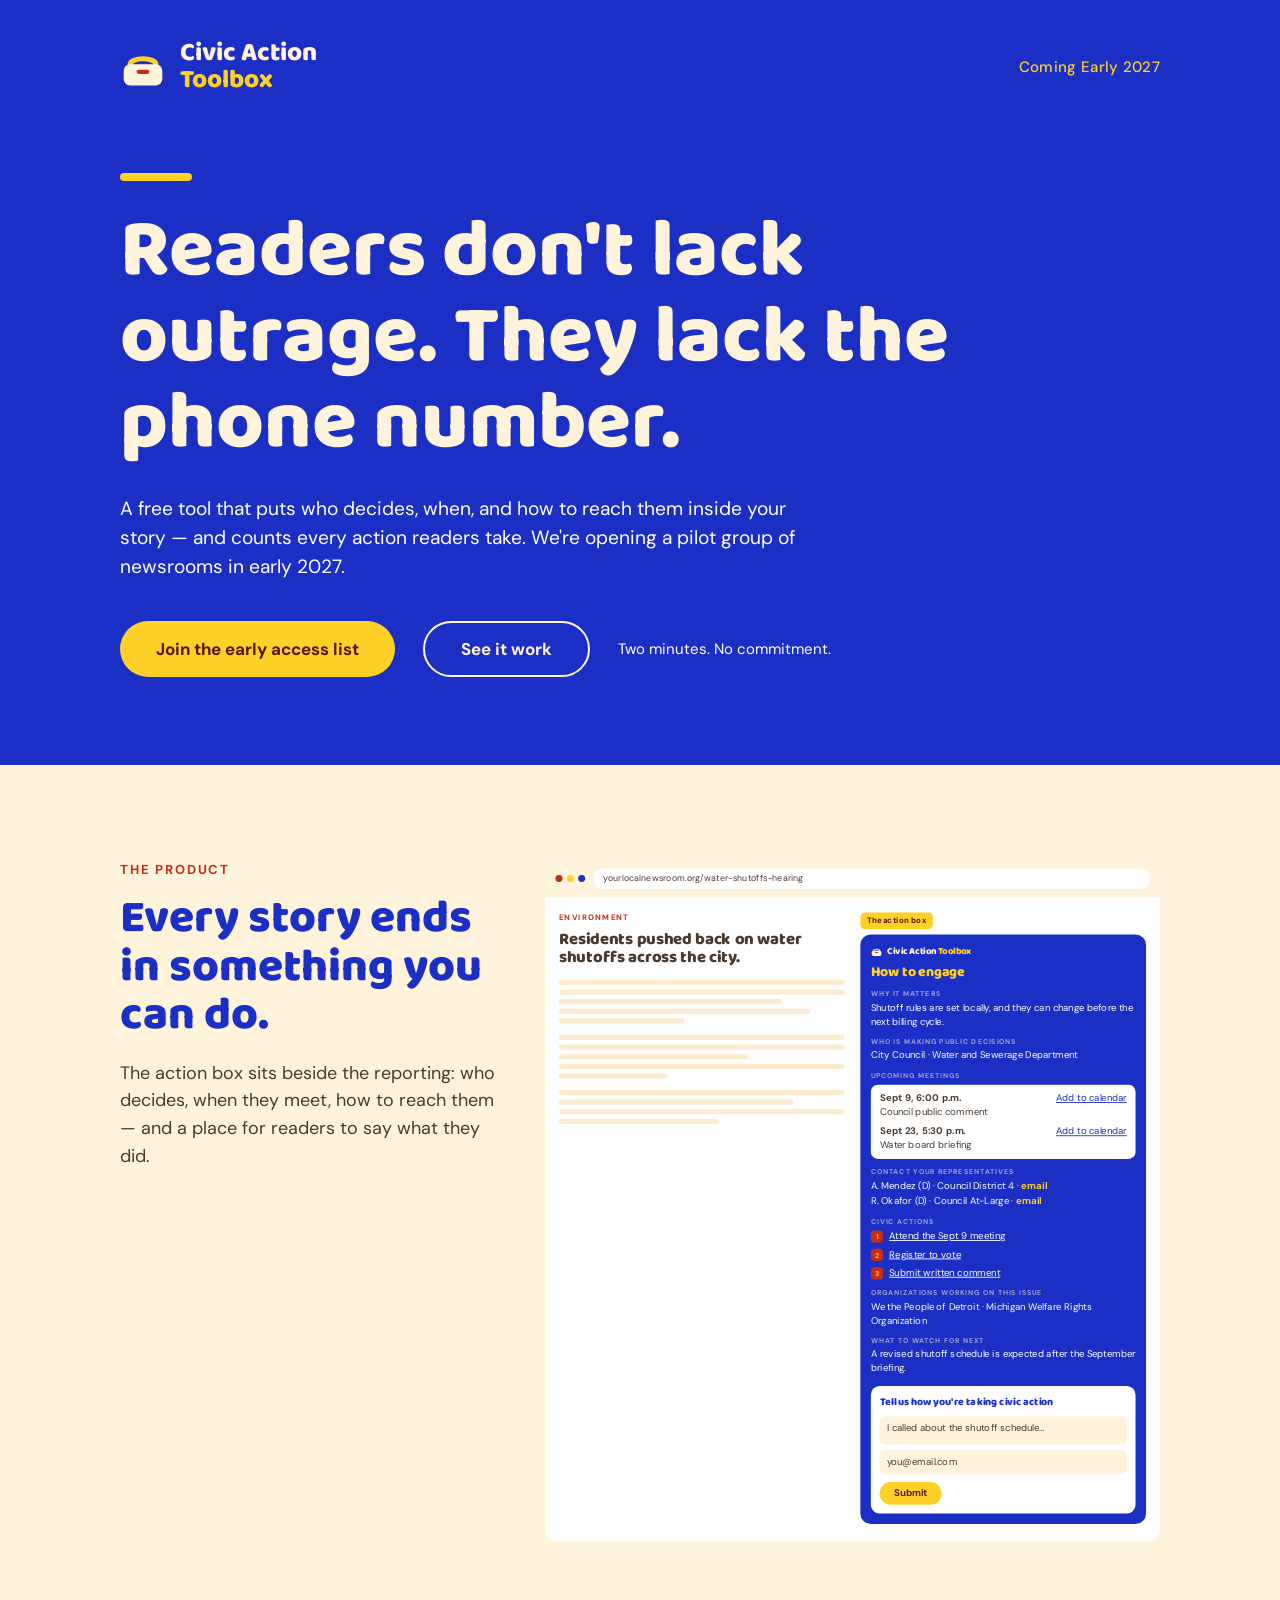
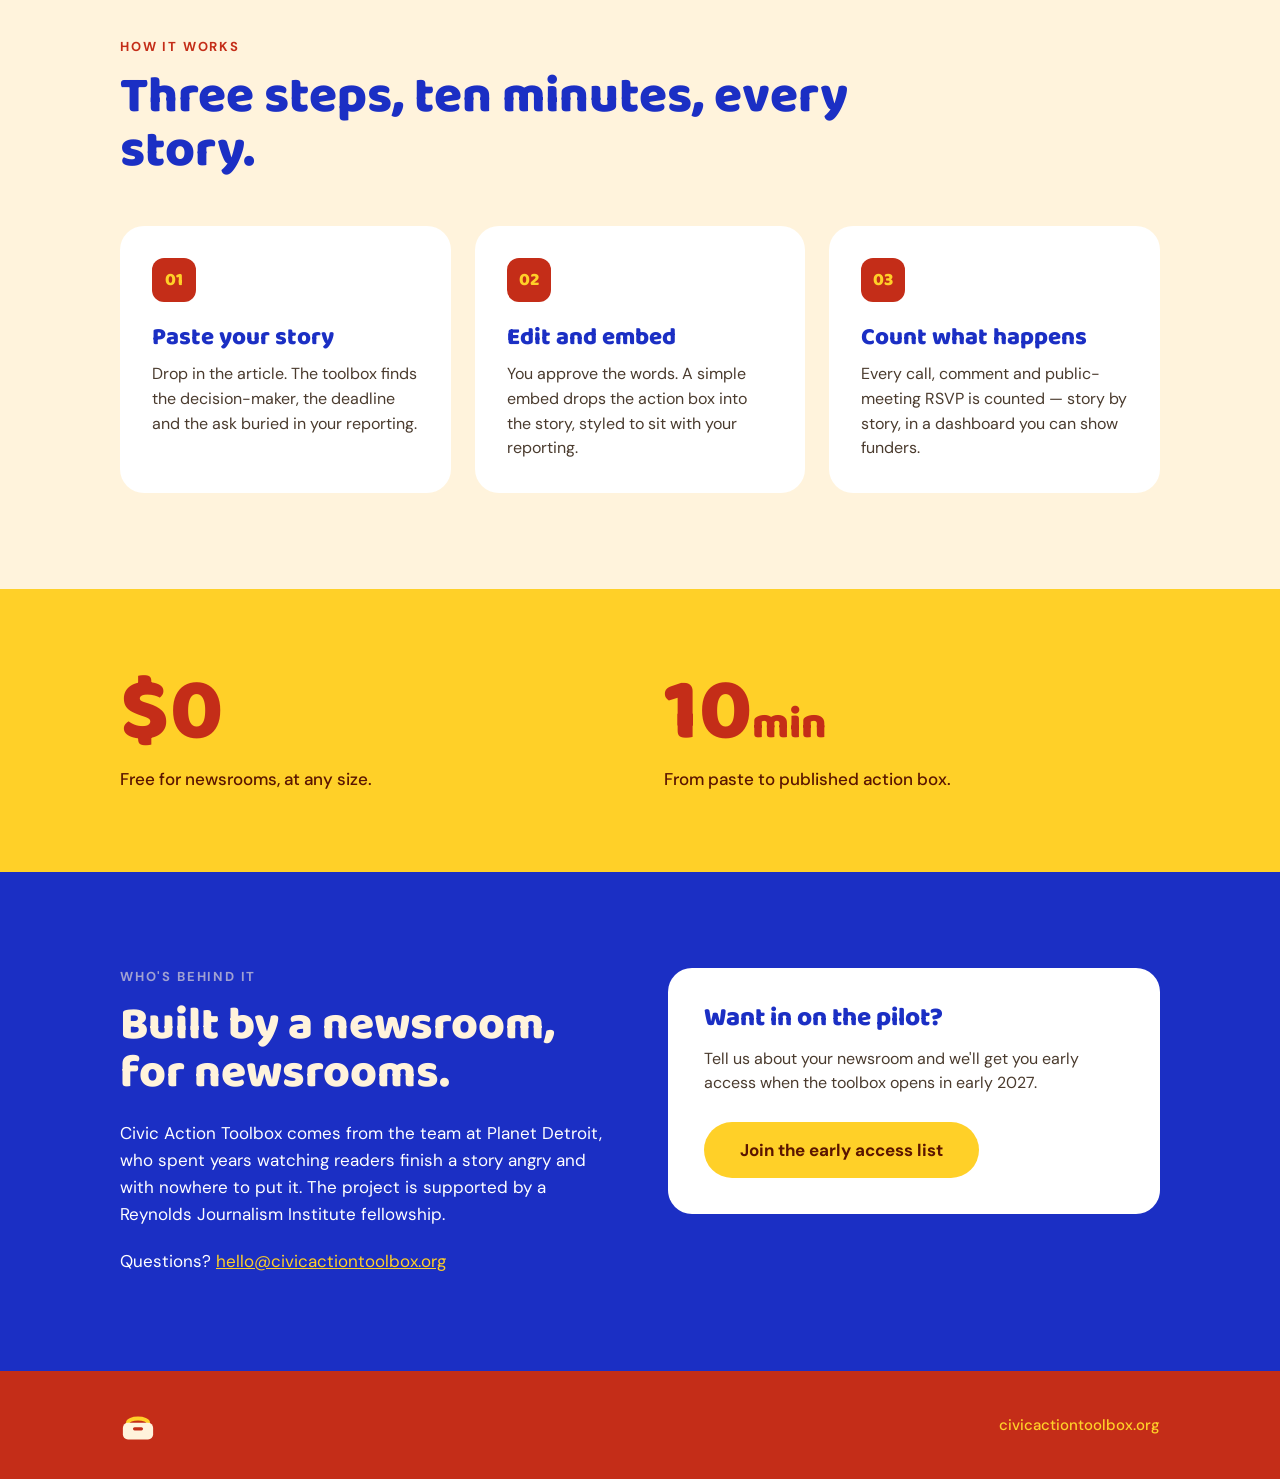
<file: index.html>
<!DOCTYPE html>
<html lang="en">
<head>
<meta charset="UTF-8">
<meta name="viewport" content="width=device-width, initial-scale=1">
<title>Civic Action Toolbox</title>
<meta name="description" content="A free tool that puts who decides, when, and how to reach them inside your story — and counts every action readers take. Pilot group of newsrooms opening in early 2027.">
<meta property="og:title" content="Civic Action Toolbox">
<meta property="og:description" content="Readers don't lack outrage. They lack the phone number. A free tool for newsrooms — coming early 2027.">
<meta property="og:type" content="website">
<link rel="icon" href="assets/cat-icon-favicon-64.png">
<link rel="preconnect" href="https://fonts.googleapis.com">
<link rel="preconnect" href="https://fonts.gstatic.com" crossorigin>
<link href="https://fonts.googleapis.com/css2?family=Baloo+2:wght@700;800&family=DM+Sans:wght@400;500;700&display=swap" rel="stylesheet">
<link rel="stylesheet" href="styles.css">

<!-- Google Analytics 4 (shared property with civiclab; filter by hostname in reports) -->
<script async src="https://www.googletagmanager.com/gtag/js?id=G-5QQJ9SVV07"></script>
<script>
  window.dataLayer = window.dataLayer || [];
  function gtag(){dataLayer.push(arguments);}
  gtag('js', new Date());
  gtag('config', 'G-5QQJ9SVV07');

  document.addEventListener('click', function(e) {
    var link = e.target.closest('a');
    if (!link) return;
    if (link.classList.contains('waitlist-cta')) {
      gtag('event', 'waitlist_click', {
        link_text: 'Join the early access list',
        link_location: link.closest('.hero') ? 'hero' : 'closing card',
        link_url: link.href
      });
    }
    // Measure first (Oct 17 2026): the step before the waitlist.
    if (link.classList.contains('see-it-cta')) {
      gtag('event', 'see_it_work_click', { link_text: 'See it work', link_url: link.href });
    }
  });
</script>
</head>
<body>

<!-- HERO -->
<section class="hero">
  <div class="inner">
    <div class="topbar">
      <div class="lockup">
        <img src="assets/cat-icon-reverse-cream.svg" alt="" class="lockup-icon">
        <div class="lockup-word">
          <div class="word-civic">Civic Action</div>
          <div class="word-toolbox">Toolbox</div>
        </div>
      </div>
      <span class="coming">Coming Early 2027</span>
    </div>
    <div class="accent-rule"></div>
    <h1>Readers don't lack outrage. They lack the phone number.</h1>
    <p class="hero-body">A free tool that puts who decides, when, and how to reach them inside your story — and counts every action readers take. We're opening a pilot group of newsrooms in early 2027.</p>
    <div class="cta-row">
      <a href="https://docs.google.com/forms/d/e/1FAIpQLSe5XGSfHNzg9tgDWIGP4QKfFAFhV_vvY-Gl3NdPk4IQWWqSvQ/viewform" class="btn-pill waitlist-cta" target="_blank" rel="noopener">Join the early access list</a>
      <a href="see-it-work/" class="btn-pill see-it-cta">See it work</a>
      <span class="cta-note">Two minutes. No commitment.</span>
    </div>
  </div>
</section>

<!-- THE PRODUCT -->
<section class="product">
  <div class="inner product-cols">
    <div class="product-copy">
      <div class="eyebrow">The product</div>
      <h2>Every story ends in something you can do.</h2>
      <p class="section-body">The action box sits beside the reporting: who decides, when they meet, how to reach them — and a place for readers to say what they did.</p>
    </div>
    <div class="mock-box" id="mockBox" role="img" aria-label="A civic action box embedded alongside a news story about water shutoffs">
      <div class="mock" id="mockInner" aria-hidden="true">
        <div class="mock-chrome">
          <div class="mock-dots">
            <span class="dot dot-red"></span>
            <span class="dot dot-yellow"></span>
            <span class="dot dot-cobalt"></span>
          </div>
          <div class="mock-url">yourlocalnewsroom.org/water-shutoffs-hearing</div>
        </div>
        <div class="mock-body">
          <div class="mock-article">
            <div class="mock-kicker">ENVIRONMENT</div>
            <h4 class="mock-headline">Residents pushed back on water shutoffs across the city.</h4>
            <div class="mock-lines">
              <span></span>
              <span></span>
              <span style="width:78%"></span>
              <span style="width:88%"></span>
              <span style="width:44%" class="para-end"></span>
              <span></span>
              <span></span>
              <span style="width:66%"></span>
              <span></span>
              <span style="width:38%" class="para-end"></span>
              <span></span>
              <span style="width:82%"></span>
              <span></span>
              <span style="width:56%"></span>
            </div>
          </div>
          <div>
            <div class="mock-tag">The action box</div>
            <div class="mock-card">
              <div class="mock-lockup">
                <img src="assets/cat-icon-reverse-cream.svg" alt="">
                <span class="mock-lockup-word">Civic Action <span class="word-toolbox">Toolbox</span></span>
              </div>
              <div class="mock-title">How to engage</div>
              <div class="mock-label">WHY IT MATTERS</div>
              <p>Shutoff rules are set locally, and they can change before the next billing cycle.</p>
              <div class="mock-label">WHO IS MAKING PUBLIC DECISIONS</div>
              <p>City Council · Water and Sewerage Department</p>
              <div class="mock-label mb4">UPCOMING MEETINGS</div>
              <div class="mock-meetings">
                <div class="mock-meeting">
                  <div><div class="meeting-date">Sept 9, 6:00 p.m.</div><div class="meeting-name">Council public comment</div></div>
                  <span class="mock-link-cobalt">Add to calendar</span>
                </div>
                <div class="mock-meeting">
                  <div><div class="meeting-date">Sept 23, 5:30 p.m.</div><div class="meeting-name">Water board briefing</div></div>
                  <span class="mock-link-cobalt">Add to calendar</span>
                </div>
              </div>
              <div class="mock-label">CONTACT YOUR REPRESENTATIVES</div>
              <p class="tight">A. Mendez (D) · Council District 4 · <span class="mock-link-yellow">email</span></p>
              <p>R. Okafor (D) · Council At-Large · <span class="mock-link-yellow">email</span></p>
              <div class="mock-label mb4">CIVIC ACTIONS</div>
              <div class="mock-actions">
                <div class="mock-action"><span class="action-chip">1</span><span class="mock-link-white">Attend the Sept 9 meeting</span></div>
                <div class="mock-action"><span class="action-chip">2</span><span class="mock-link-white">Register to vote</span></div>
                <div class="mock-action"><span class="action-chip">3</span><span class="mock-link-white">Submit written comment</span></div>
              </div>
              <div class="mock-label">ORGANIZATIONS WORKING ON THIS ISSUE</div>
              <p>We the People of Detroit · Michigan Welfare Rights Organization</p>
              <div class="mock-label">WHAT TO WATCH FOR NEXT</div>
              <p class="watch-next">A revised shutoff schedule is expected after the September briefing.</p>
              <div class="mock-form">
                <div class="mock-form-title">Tell us how you're taking civic action</div>
                <div class="mock-field field-tall">I called about the shutoff schedule…</div>
                <div class="mock-field">you@email.com</div>
                <span class="mock-submit">Submit</span>
              </div>
            </div>
          </div>
        </div>
      </div>
    </div>
  </div>
</section>

<!-- HOW IT WORKS -->
<section class="how">
  <div class="inner">
    <div class="eyebrow">How it works</div>
    <h2 class="how-h2">Three steps, ten minutes, every story.</h2>
    <div class="how-grid">
      <div class="how-card">
        <span class="number-chip">01</span>
        <h3>Paste your story</h3>
        <p>Drop in the article. The toolbox finds the decision-maker, the deadline and the ask buried in your reporting.</p>
      </div>
      <div class="how-card">
        <span class="number-chip">02</span>
        <h3>Edit and embed</h3>
        <p>You approve the words. A simple embed drops the action box into the story, styled to sit with your reporting.</p>
      </div>
      <div class="how-card">
        <span class="number-chip">03</span>
        <h3>Count what happens</h3>
        <p>Every call, comment and public-meeting RSVP is counted — story by story, in a dashboard you can show funders.</p>
      </div>
    </div>
  </div>
</section>

<!-- STATS -->
<section class="stats">
  <div class="inner stats-grid">
    <div>
      <div class="stat-numeral">$0</div>
      <p class="stat-caption">Free for newsrooms, at any size.</p>
    </div>
    <div>
      <div class="stat-numeral">10<span class="stat-unit">min</span></div>
      <p class="stat-caption">From paste to published action box.</p>
    </div>
  </div>
</section>

<!-- WHO'S BEHIND IT -->
<section class="who">
  <div class="inner who-grid">
    <div>
      <div class="eyebrow eyebrow-on-cobalt">Who's behind it</div>
      <h2 class="who-h2">Built by a newsroom, for newsrooms.</h2>
      <p class="who-body">Civic Action Toolbox comes from the team at Planet Detroit, who spent years watching readers finish a story angry and with nowhere to put it. The project is supported by a Reynolds Journalism Institute fellowship.</p>
      <p class="who-body">Questions? <a href="mailto:hello@civicactiontoolbox.org" class="who-email">hello@civicactiontoolbox.org</a></p>
    </div>
    <div class="pilot-card">
      <h3>Want in on the pilot?</h3>
      <p>Tell us about your newsroom and we'll get you early access when the toolbox opens in early 2027.</p>
      <a href="https://docs.google.com/forms/d/e/1FAIpQLSe5XGSfHNzg9tgDWIGP4QKfFAFhV_vvY-Gl3NdPk4IQWWqSvQ/viewform" class="btn-pill waitlist-cta" target="_blank" rel="noopener">Join the early access list</a>
    </div>
  </div>
</section>

<footer>
  <div class="inner footer-row">
    <img src="assets/cat-icon-reverse-cream.svg" alt="Civic Action Toolbox" class="footer-icon">
    <span class="footer-domain">civicactiontoolbox.org</span>
  </div>
</footer>

<script>
  // The product mock is authored at a fixed 704px width and scaled to fit its
  // column — reflowing it fluidly wraps dates and headlines mid-phrase.
  (function () {
    var box = document.getElementById('mockBox');
    var inner = document.getElementById('mockInner');
    function fit() {
      var s = Math.min(1, box.clientWidth / 704);
      inner.style.transform = 'scale(' + s + ')';
      box.style.height = (inner.offsetHeight * s) + 'px';
    }
    fit();
    if (window.ResizeObserver) {
      var ro = new ResizeObserver(fit);
      ro.observe(box);
      ro.observe(inner);
    }
    window.addEventListener('resize', fit);
    if (document.fonts && document.fonts.ready) document.fonts.ready.then(fit);
  })();
</script>

</body>
</html>
</file>
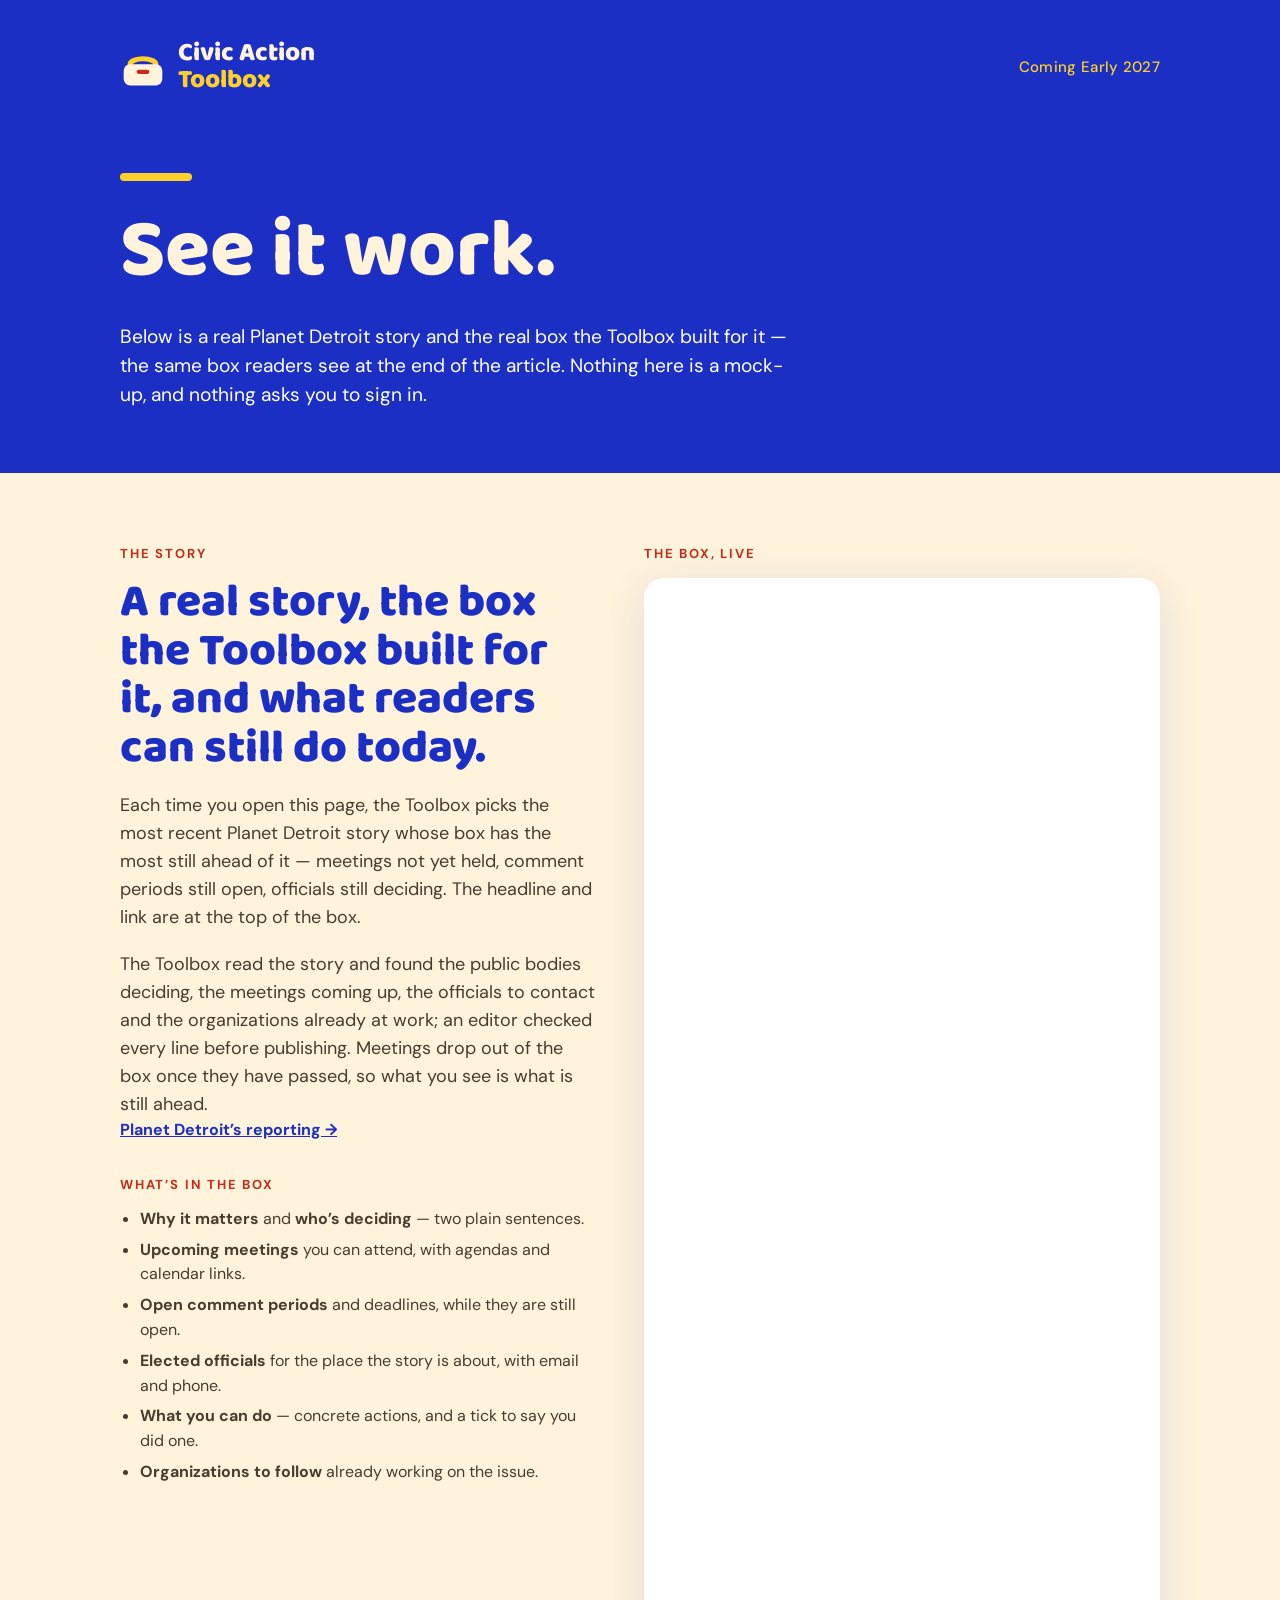
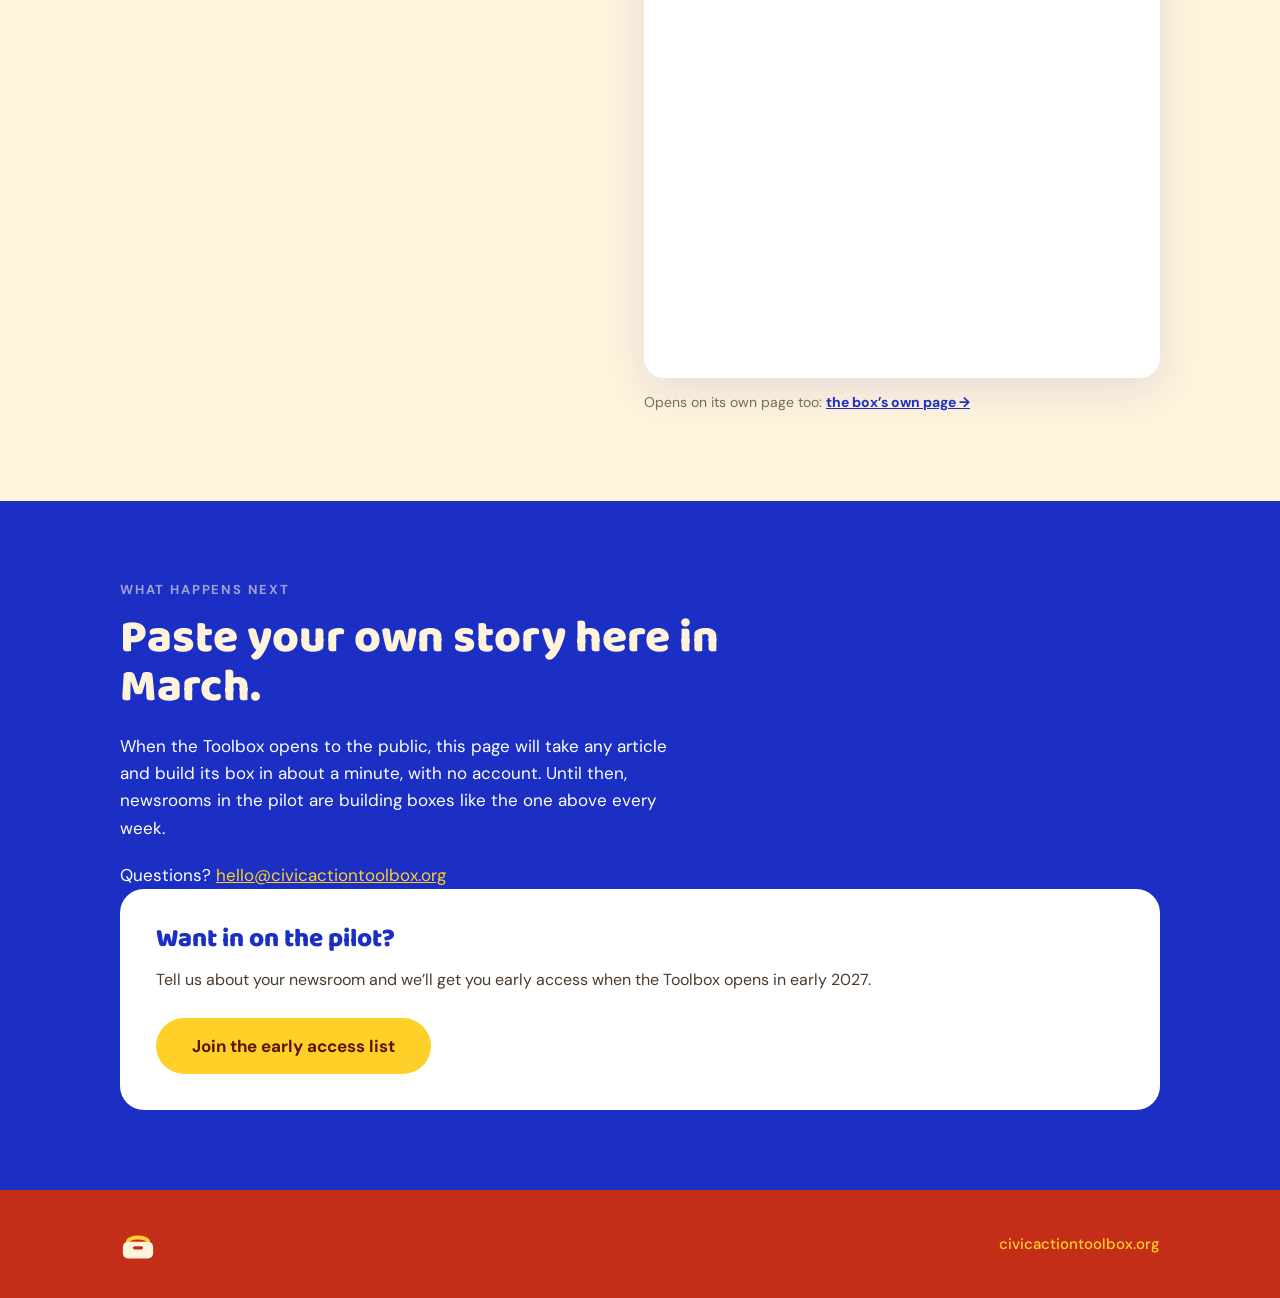
<file: see-it-work/index.html>
<!DOCTYPE html>
<html lang="en">
<head>
<meta charset="utf-8">
<meta name="viewport" content="width=device-width, initial-scale=1">
<title>See it work — Civic Action Toolbox</title>
<meta name="description" content="One real Planet Detroit story and the civic action box the Toolbox built for it: who decides, when, how to reach them, and what readers can do. No sign-in.">
<meta property="og:title" content="See the Civic Action Toolbox work">
<meta property="og:description" content="A real story, and the real box the tool built for it.">
<link rel="icon" href="../assets/cat-icon-favicon-64.png">
<link rel="preconnect" href="https://fonts.googleapis.com">
<link rel="preconnect" href="https://fonts.gstatic.com" crossorigin>
<link href="https://fonts.googleapis.com/css2?family=Baloo+2:wght@700;800&family=DM+Sans:wght@400;500;700&display=swap" rel="stylesheet">
<link rel="stylesheet" href="../styles.css">
<!-- Google Analytics 4 (shared property with civiclab; filter by hostname in reports) -->
<script async src="https://www.googletagmanager.com/gtag/js?id=G-5QQJ9SVV07"></script>
<script>
  window.dataLayer = window.dataLayer || [];
  function gtag(){dataLayer.push(arguments);}
  gtag('js', new Date());
  gtag('config', 'G-5QQJ9SVV07');

  // Measure first (Oct 17 2026 decision): the funnel is "See it work" on
  // the home page → this page → the early-access form. Sign-ins are counted
  // inside the app itself.
  document.addEventListener('click', function(e) {
    var link = e.target.closest('a');
    if (!link) return;
    if (link.classList.contains('waitlist-cta')) {
      gtag('event', 'demo_waitlist_click', { link_text: 'Join the early access list', link_url: link.href });
    }
    if (link.classList.contains('demo-story-link')) {
      gtag('event', 'demo_story_click', { link_url: link.href });
    }
  });

  // The box's own page tells us how tall it is (a message from the Toolbox
  // app only), and the frame grows to fit, so nobody scrolls inside a
  // scroll (Nina, Oct 17 2026). Anything from another origin is ignored.
  window.addEventListener('message', function(e) {
    if (e.origin !== 'https://app.civicactiontoolbox.org') return;
    var d = e.data || {};
    if (d.type !== 'cat-box-height' || typeof d.height !== 'number') return;
    var frame = document.querySelector('.demo-frame');
    if (frame && d.height > 300 && d.height < 20000) frame.style.height = Math.ceil(d.height + 24) + 'px';
  });
</script>
</head>
<body>

<!-- HEADER -->
<section class="hero demo-hero">
  <div class="inner">
    <div class="topbar">
      <a href="../" class="lockup lockup-link" aria-label="Civic Action Toolbox home">
        <img src="../assets/cat-icon-reverse-cream.svg" alt="" class="lockup-icon">
        <div class="lockup-word">
          <div class="word-civic">Civic Action</div>
          <div class="word-toolbox">Toolbox</div>
        </div>
      </a>
      <span class="coming">Coming Early 2027</span>
    </div>
    <div class="accent-rule"></div>
    <h1>See it work.</h1>
    <p class="hero-body">Below is a real Planet Detroit story and the real box the Toolbox built for it — the same box readers see at the end of the article. Nothing here is a mock-up, and nothing asks you to sign in.</p>
  </div>
</section>

<!-- THE STORY AND ITS BOX -->
<section class="product demo-main">
  <div class="inner">
    <div class="demo-cols">
      <article class="demo-story">
        <div class="eyebrow">The story</div>
        <!-- Not one story by hand: the frame shows the freshest Planet
             Detroit box that still has the most ahead of it, chosen by the
             Toolbox each time the page loads (Oct 17 2026), so this page
             never goes stale. The box's own page carries the headline,
             byline, photo and link. -->
        <h2 class="demo-story-h2">A real story, the box the Toolbox built for it, and what readers can still do today.</h2>
        <p class="section-body">Each time you open this page, the Toolbox picks the most recent Planet Detroit story whose box has the most still ahead of it — meetings not yet held, comment periods still open, officials still deciding. The headline and link are at the top of the box.</p>
        <p class="section-body">The Toolbox read the story and found the public bodies deciding, the meetings coming up, the officials to contact and the organizations already at work; an editor checked every line before publishing. Meetings drop out of the box once they have passed, so what you see is what is still ahead.</p>
        <p><a href="https://planetdetroit.org/" class="demo-story-link" target="_blank" rel="noopener">Planet Detroit’s reporting →</a></p>

        <div class="demo-legend">
          <div class="eyebrow">What’s in the box</div>
          <ul>
            <li><strong>Why it matters</strong> and <strong>who’s deciding</strong> — two plain sentences.</li>
            <li><strong>Upcoming meetings</strong> you can attend, with agendas and calendar links.</li>
            <li><strong>Open comment periods</strong> and deadlines, while they are still open.</li>
            <li><strong>Elected officials</strong> for the place the story is about, with email and phone.</li>
            <li><strong>What you can do</strong> — concrete actions, and a tick to say you did one.</li>
            <li><strong>Organizations to follow</strong> already working on the issue.</li>
          </ul>
        </div>
      </article>

      <div class="demo-box">
        <div class="eyebrow">The box, live</div>
        <!-- The published box, served by the Toolbox from its box key: the
             genuine article, kept current by the hosted page. Swap the key
             to show a different story. -->
        <iframe
          class="demo-frame"
          data-showcase="planet-detroit"
          src="https://app.civicactiontoolbox.org/box/showcase/planet-detroit"
          title="The civic action box for a recent Planet Detroit story"
          referrerpolicy="no-referrer-when-downgrade"></iframe>
        <p class="demo-note">Opens on its own page too: <a href="https://app.civicactiontoolbox.org/box/showcase/planet-detroit" class="demo-story-link" target="_blank" rel="noopener">the box’s own page →</a></p>
      </div>
    </div>
  </div>
</section>

<!-- CLOSING -->
<section class="who demo-close">
  <div class="inner who-cols">
    <div class="who-copy">
      <div class="eyebrow eyebrow-on-cobalt">What happens next</div>
      <h2 class="who-h2">Paste your own story here in March.</h2>
      <p class="who-body">When the Toolbox opens to the public, this page will take any article and build its box in about a minute, with no account. Until then, newsrooms in the pilot are building boxes like the one above every week.</p>
      <p class="who-body">Questions? <a href="mailto:hello@civicactiontoolbox.org" class="who-email">hello@civicactiontoolbox.org</a></p>
    </div>
    <div class="pilot-card">
      <h3>Want in on the pilot?</h3>
      <p>Tell us about your newsroom and we’ll get you early access when the Toolbox opens in early 2027.</p>
      <a href="https://docs.google.com/forms/d/e/1FAIpQLSe5XGSfHNzg9tgDWIGP4QKfFAFhV_vvY-Gl3NdPk4IQWWqSvQ/viewform" class="btn-pill waitlist-cta" target="_blank" rel="noopener">Join the early access list</a>
    </div>
  </div>
</section>

<footer>
  <div class="inner footer-row">
    <img src="../assets/cat-icon-reverse-cream.svg" alt="Civic Action Toolbox" class="footer-icon">
    <span class="footer-domain">civicactiontoolbox.org</span>
  </div>
</footer>

</body>
</html>
</file>
<file: styles.css>
/* Civic Action Toolbox splash — implements the Claude Design handoff
   (design_handoff_splash_page, 2026-08-14) pixel-for-pixel.
   Brand tokens: cobalt #1B2FC4 · brick red #C42D18 · yellow #FFD028 ·
   cream #FFF3DC · ink #4A3B2E · maroon #5A1500 · periwinkle #A0A1D2.
   Pairing rules: never yellow on cream, never red↔cobalt text, no gray,
   no borders, no shadows, no gradients. */

* { margin: 0; padding: 0; box-sizing: border-box; }

body { font-family: "DM Sans", sans-serif; color: #4A3B2E; background: #FFF3DC; }

a { color: #1B2FC4; }
a:hover { color: #C42D18; }

section, footer { padding-left: 8vw; padding-right: 8vw; }

.inner { max-width: 1040px; margin: 0 auto; }

.eyebrow { font-size: 13px; font-weight: 700; letter-spacing: 0.14em; text-transform: uppercase; color: #C42D18; }

.eyebrow-on-cobalt { color: #A0A1D2; }   /* never red on cobalt */

.btn-pill { display: inline-flex; align-items: center; height: 56px; padding: 0 36px; background: #FFD028; color: #5A1500; font-family: "DM Sans", sans-serif; font-size: 17px; font-weight: 700; text-decoration: none; border-radius: 999px; transition: background 0.15s; }

.btn-pill:hover { background: #F2C31B; color: #5A1500; }

/* HERO */

.hero { background: #1B2FC4; padding-top: 40px; padding-bottom: 88px; }

.topbar { display: flex; align-items: center; justify-content: space-between; gap: 24px; flex-wrap: wrap; padding-bottom: 80px; }

.lockup { display: flex; align-items: center; gap: 14px; }

.lockup-icon { height: 46px; width: auto; display: block; }

/* The wordmark is real HTML text (not an SVG) so the webfont applies;
   the two words must always be two different colors. */
.lockup-word { font-family: "Baloo 2", cursive; font-weight: 800; font-size: 26px; line-height: 1.02; }

.word-civic { color: #FFF3DC; }
.word-toolbox { color: #FFD028; }

.coming { font-size: 15px; font-weight: 500; color: #FFD028; letter-spacing: 0.02em; }

.accent-rule { width: 72px; height: 8px; background: #FFD028; border-radius: 4px; margin-bottom: 28px; }

.hero h1 { max-width: 19ch; font-family: "Baloo 2", cursive; font-weight: 800; font-size: clamp(44px, 6.4vw, 88px); line-height: 1.05; color: #FFF3DC; }

.hero-body { margin-top: 28px; max-width: 52ch; font-size: clamp(17px, 1.5vw, 21px); line-height: 1.5; color: #FFFFFF; }

.cta-row { display: flex; align-items: center; gap: 28px; flex-wrap: wrap; margin-top: 40px; }

.cta-note { font-size: 15px; color: #FFFFFF; }

/* THE PRODUCT */

.product { background: #FFF3DC; padding-top: 96px; padding-bottom: 88px; }

.product-cols { display: flex; flex-wrap: wrap; gap: 48px; align-items: flex-start; }

.product-copy { flex: 1 1 300px; }

.product h2 { margin-top: 16px; max-width: 20ch; font-family: "Baloo 2", cursive; font-weight: 800; font-size: clamp(32px, 3.6vw, 48px); line-height: 1.05; color: #1B2FC4; }

.section-body { margin-top: 20px; max-width: 46ch; font-size: 18px; line-height: 1.55; color: #4A3B2E; }

/* Product mock: fixed 704px design width, scaled to fit by JS (see index.html) */

.mock-box { flex: 2 1 460px; max-width: 100%; overflow: hidden; }

.mock { width: 704px; transform-origin: top left; background: #FFFFFF; border-radius: 14px; overflow: hidden; font-size: 11px; line-height: 1.45; }

.mock-chrome { display: flex; align-items: center; gap: 10px; background: #FFF3DC; padding: 9px 12px; }

.mock-dots { display: flex; gap: 5px; }

.dot { width: 8px; height: 8px; border-radius: 50%; }
.dot-red { background: #C42D18; }
.dot-yellow { background: #FFD028; }
.dot-cobalt { background: #1B2FC4; }

.mock-url { flex: 1; background: #FFFFFF; border-radius: 9px; padding: 4px 10px; font-size: 10px; color: #4A3B2E; }

.mock-body { display: grid; grid-template-columns: 1fr 1fr; gap: 18px; padding: 18px 16px 20px; }

.mock-kicker { font-size: 9px; font-weight: 700; letter-spacing: 0.14em; color: #C42D18; }

.mock-headline { margin: 8px 0 14px; font-family: "Baloo 2", cursive; font-weight: 800; font-size: 19px; line-height: 1.12; color: #4A3B2E; }

.mock-lines { display: flex; flex-direction: column; gap: 5px; }

.mock-lines span { height: 6px; border-radius: 3px; background: #FDEBD0; }

.mock-lines .para-end { margin-bottom: 8px; }

.mock-tag { display: inline-block; background: #FFD028; color: #5A1500; font-weight: 700; font-size: 9px; border-radius: 5px; padding: 3px 8px; margin-bottom: 6px; }

.mock-card { background: #1B2FC4; border-radius: 12px; padding: 12px; }

.mock-card p { margin: 2px 0 9px; color: #FFFFFF; }

.mock-card p.tight { margin-bottom: 1px; }

.mock-card p.watch-next { margin-bottom: 12px; }

.mock-lockup { display: flex; align-items: center; gap: 6px; margin-bottom: 8px; }

.mock-lockup img { height: 13px; width: auto; display: block; }

.mock-lockup-word { font-family: "Baloo 2", cursive; font-weight: 800; font-size: 11px; color: #FFF3DC; }

.mock-title { font-family: "Baloo 2", cursive; font-weight: 800; font-size: 16px; line-height: 1.1; color: #FFD028; margin-bottom: 10px; }

.mock-label { font-size: 8px; font-weight: 700; letter-spacing: 0.12em; color: #A0A1D2; }

.mock-label.mb4 { margin-bottom: 4px; }

.mock-meetings { background: #FFFFFF; border-radius: 8px; padding: 8px 10px; margin-bottom: 9px; display: flex; flex-direction: column; gap: 6px; }

.mock-meeting { display: flex; justify-content: space-between; gap: 8px; }

.meeting-date { font-weight: 700; color: #4A3B2E; }

.meeting-name { color: #4A3B2E; }

/* Mock "links" are inert spans — decorative only */
.mock-link-cobalt { color: #1B2FC4; text-decoration: underline; white-space: nowrap; }
.mock-link-yellow { color: #FFD028; font-weight: 700; }
.mock-link-white { color: #FFFFFF; text-decoration: underline; }

.mock-actions { display: flex; flex-direction: column; gap: 5px; margin-bottom: 9px; }

.mock-action { display: flex; align-items: center; gap: 7px; }

.action-chip { width: 14px; height: 14px; border-radius: 4px; background: #C42D18; color: #FFD028; font-weight: 700; font-size: 8px; display: flex; align-items: center; justify-content: center; flex: none; }

.mock-form { background: #FFFFFF; border-radius: 10px; padding: 10px; }

.mock-form-title { font-family: "Baloo 2", cursive; font-weight: 800; font-size: 12px; color: #1B2FC4; margin-bottom: 7px; }

.mock-field { background: #FFF3DC; border-radius: 6px; padding: 6px 8px; color: #4A3B2E; margin-bottom: 6px; }

.mock-field.field-tall { height: 32px; }

.mock-field:last-of-type { margin-bottom: 9px; }

.mock-submit { display: inline-block; background: #FFD028; color: #5A1500; font-weight: 700; border-radius: 999px; padding: 5px 16px; }

/* HOW IT WORKS */

.how { background: #FFF3DC; padding-top: 8px; padding-bottom: 96px; }

.how-h2 { margin-top: 16px; max-width: 24ch; font-family: "Baloo 2", cursive; font-weight: 800; font-size: clamp(32px, 4vw, 54px); line-height: 1.05; color: #1B2FC4; }

.how-grid { display: grid; grid-template-columns: repeat(auto-fit, minmax(260px, 1fr)); gap: 24px; margin-top: 48px; }

.how-card { background: #FFFFFF; border-radius: 24px; padding: 32px; }

.number-chip { width: 44px; height: 44px; border-radius: 12px; background: #C42D18; color: #FFD028; font-family: "Baloo 2", cursive; font-weight: 800; font-size: 18px; display: inline-flex; align-items: center; justify-content: center; }

.how-card h3 { margin: 22px 0 10px; font-family: "Baloo 2", cursive; font-weight: 800; font-size: 24px; line-height: 1.15; color: #1B2FC4; }

.how-card p { font-size: 16px; line-height: 1.55; color: #4A3B2E; }

/* STATS */

.stats { background: #FFD028; padding-top: 80px; padding-bottom: 80px; }

.stats-grid { display: grid; grid-template-columns: repeat(auto-fit, minmax(220px, 1fr)); gap: 48px; }

.stat-numeral { font-family: "Baloo 2", cursive; font-weight: 800; font-size: clamp(56px, 7vw, 88px); line-height: 1; color: #C42D18; }

.stat-unit { font-size: 0.5em; }

.stat-caption { margin-top: 10px; font-size: 17px; line-height: 1.45; font-weight: 500; color: #5A1500; }

/* WHO'S BEHIND IT */

.who { background: #1B2FC4; padding-top: 96px; padding-bottom: 96px; }

.who-grid { display: grid; grid-template-columns: repeat(auto-fit, minmax(300px, 1fr)); gap: 56px; align-items: start; }

.who-h2 { margin-top: 16px; max-width: 22ch; font-family: "Baloo 2", cursive; font-weight: 800; font-size: clamp(30px, 3.6vw, 46px); line-height: 1.05; color: #FFF3DC; }

.who-body { margin-top: 22px; max-width: 46ch; font-size: 17px; line-height: 1.6; color: #FFFFFF; }

.who-body + .who-body { margin-top: 20px; }

.who-email { color: #FFD028; }
.who-email:hover { color: #FFD028; text-decoration: underline; }

.pilot-card { background: #FFFFFF; border-radius: 24px; padding: 36px; }

.pilot-card h3 { font-family: "Baloo 2", cursive; font-weight: 800; font-size: 26px; line-height: 1.1; color: #1B2FC4; }

.pilot-card p { margin: 14px 0 26px; font-size: 16px; line-height: 1.55; color: #4A3B2E; }

/* FOOTER */

footer { background: #C42D18; padding-top: 36px; padding-bottom: 36px; }

.footer-row { display: flex; align-items: center; justify-content: space-between; gap: 20px; flex-wrap: wrap; }

.footer-icon { height: 36px; width: auto; display: block; }

.footer-domain { font-size: 15px; font-weight: 500; color: #FFD028; }

/* ---- See it work (see-it-work/index.html, Oct 17 2026) ---- */
.lockup-link { text-decoration: none; color: inherit; display: flex; align-items: center; gap: 12px; }
.demo-hero { padding-bottom: 64px; }
.demo-main { padding-top: 72px; }
.demo-cols { display: flex; flex-wrap: wrap; gap: 48px; align-items: flex-start; }
.demo-story { flex: 1 1 380px; min-width: 0; }
.demo-story-h2 { margin-top: 16px; font-family: "Baloo 2", cursive; font-weight: 800; font-size: clamp(26px, 2.8vw, 38px); line-height: 1.1; color: #1B2FC4; }
.demo-byline { margin-top: 10px; font-size: 14px; color: #7A6A5A; }
.demo-story-link { font-weight: 700; color: #1B2FC4; }
.demo-legend { margin-top: 36px; }
.demo-legend ul { margin: 14px 0 0; padding-left: 20px; font-size: 16px; line-height: 1.55; color: #4A3B2E; }
.demo-legend li + li { margin-top: 6px; }
.demo-note { margin-top: 14px; font-size: 14px; line-height: 1.5; color: #7A6A5A; }
.demo-box { flex: 1 1 420px; min-width: 0; }
.demo-frame { display: block; width: 100%; height: 1400px; margin-top: 16px; border: 0; border-radius: 20px; background: #FFFFFF; box-shadow: 0 10px 40px rgba(27, 47, 196, 0.12); overflow: hidden; }
.demo-close { padding-top: 80px; padding-bottom: 80px; }
.see-it-cta { background: transparent; color: #FFF3DC; border: 2px solid #FFF3DC; }
.see-it-cta:hover { background: #FFF3DC; color: #1B2FC4; }
@media (max-width: 640px) { .demo-frame { height: 1600px; } }
</file>
